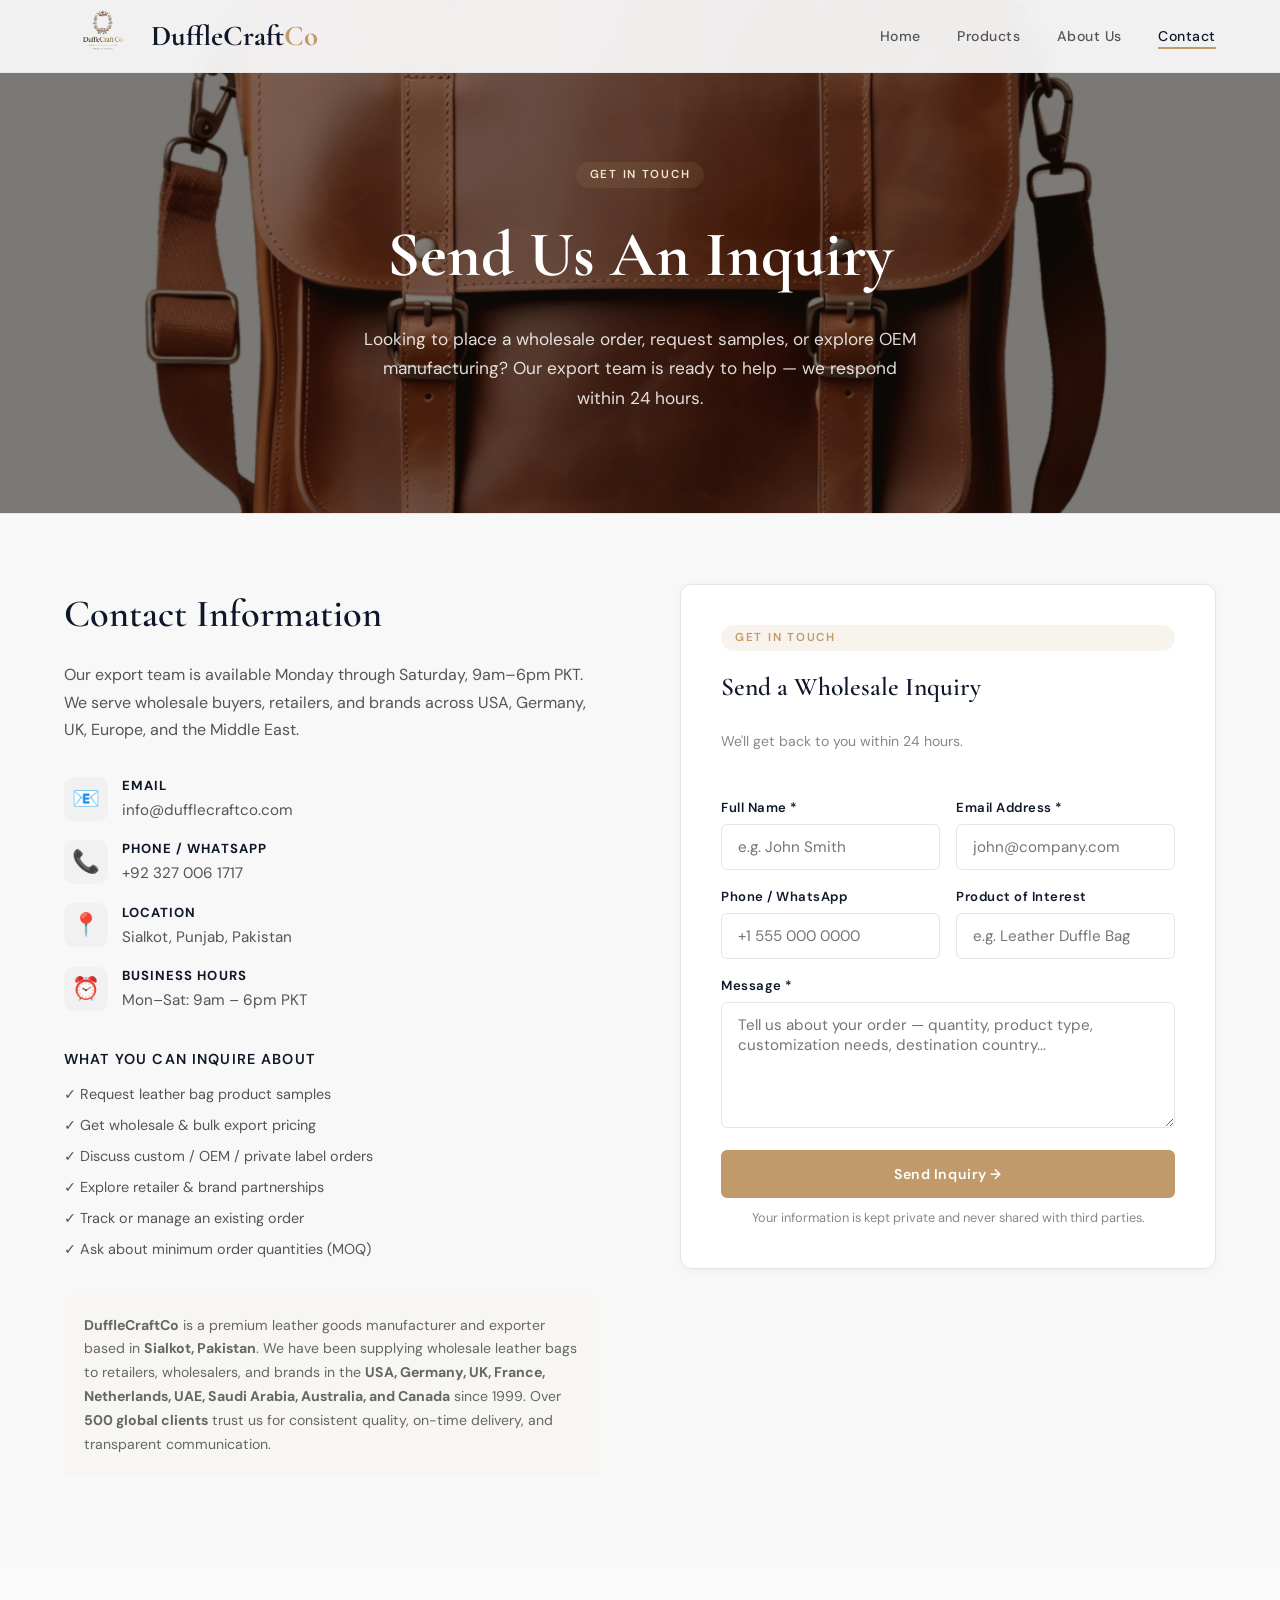
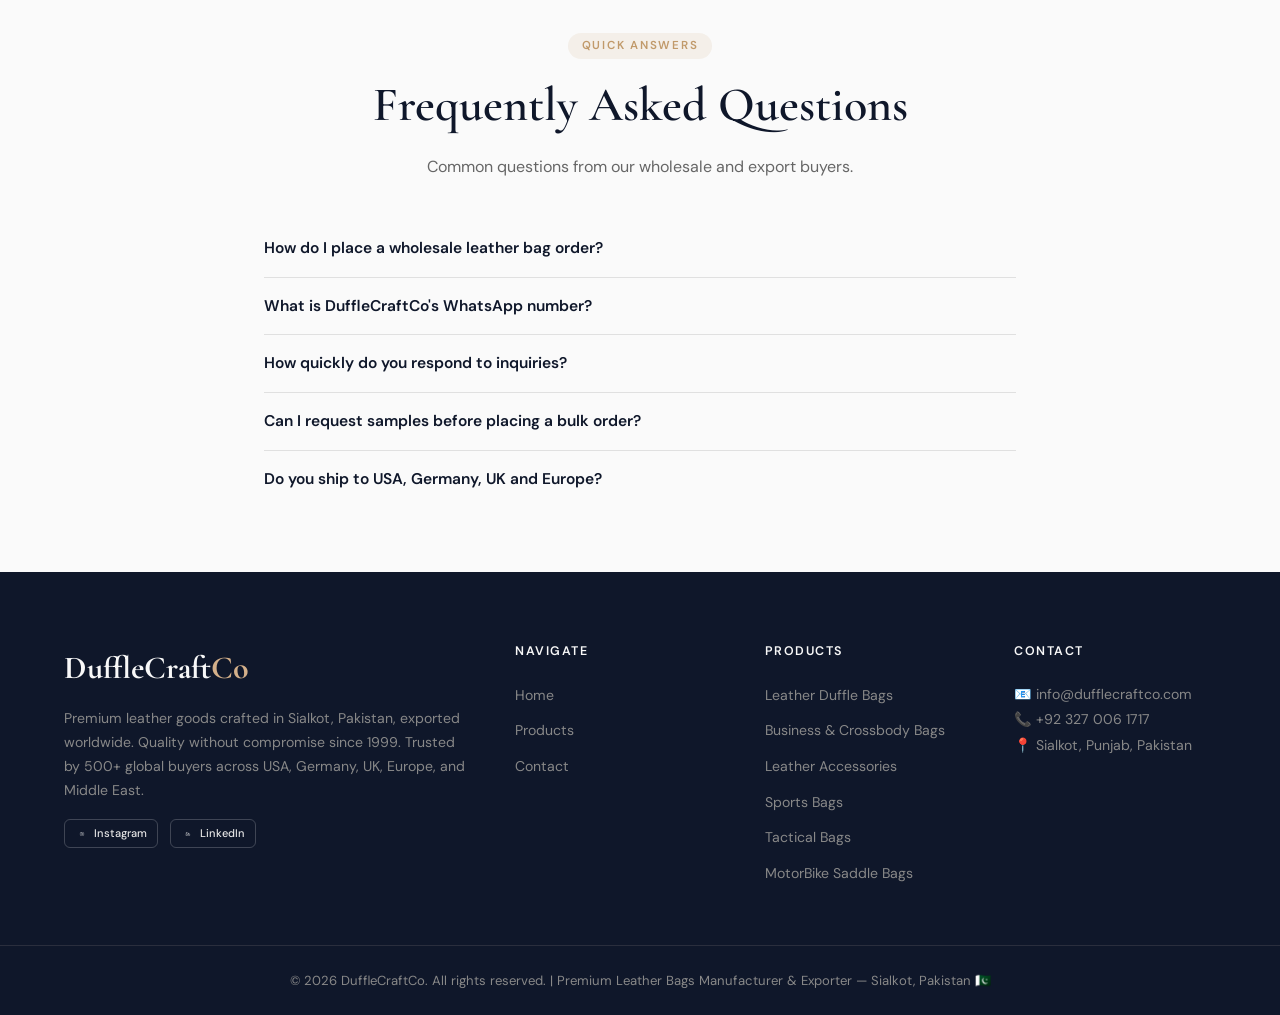
<file: contact.html>
<!DOCTYPE html>
<html lang="en">
<head>
  <meta charset="UTF-8">
  <meta name="viewport" content="width=device-width, initial-scale=1.0">

  <!-- ═══════════════════════════════════════════════
       PRIMARY SEO META TAGS
  ═══════════════════════════════════════════════ -->
  <title>Contact DuffleCraftCo | Wholesale Leather Bags Inquiry — Sialkot, Pakistan</title>
  <meta name="description" content="Contact DuffleCraftCo for wholesale leather bag orders, bulk pricing, product samples, OEM & private label inquiries. Premium leather goods manufacturer & exporter from Sialkot, Pakistan. Call +92 327 006 1717 or email info@dufflecraftco.com.">
  <meta name="keywords" content="contact leather bags manufacturer Pakistan, wholesale leather bags inquiry, leather goods bulk order Pakistan, leather bags exporter contact, DuffleCraftCo contact, leather bags supplier inquiry, OEM leather bags quote, private label leather goods Pakistan, leather bags wholesale pricing, leather manufacturer Sialkot contact, buy leather bags wholesale, leather bags export inquiry, leather goods trade inquiry Pakistan, wholesale leather supplier contact, leather bags sample request, custom leather bags quote, leather bags Germany inquiry, leather bags USA wholesale contact, leather bags UK supplier, leather goods importer Pakistan contact">
  <meta name="author" content="DuffleCraftCo">
  <meta name="robots" content="index, follow, max-image-preview:large, max-snippet:-1, max-video-preview:-1">
  <meta name="googlebot" content="index, follow">
  <meta name="language" content="English">
  <meta name="revisit-after" content="14 days">
  <meta name="category" content="Contact, Wholesale Inquiry, Leather Goods Manufacturer">
  <meta name="coverage" content="Worldwide">
  <meta name="target" content="wholesalers, retailers, importers, brands">
  <link rel="canonical" href="https://www.dufflecraftco.com/contact.html">

  <!-- ═══════════════════════════════════════════════
       OPEN GRAPH
  ═══════════════════════════════════════════════ -->
  <meta property="og:type" content="website">
  <meta property="og:site_name" content="DuffleCraftCo">
  <meta property="og:title" content="Contact DuffleCraftCo | Wholesale Leather Bags — Sialkot, Pakistan">
  <meta property="og:description" content="Get in touch with DuffleCraftCo for wholesale leather bag orders, bulk pricing, product samples, and OEM manufacturing from Sialkot, Pakistan. Export to USA, Germany, UK & worldwide.">
  <meta property="og:url" content="https://www.dufflecraftco.com/contact.html">
  <meta property="og:image" content="https://www.dufflecraftco.com/img/og-image.jpg">
  <meta property="og:image:width" content="1200">
  <meta property="og:image:height" content="630">
  <meta property="og:image:alt" content="Contact DuffleCraftCo — Premium Leather Bags Wholesale Manufacturer Sialkot Pakistan">
  <meta property="og:locale" content="en_US">
  <meta property="og:locale:alternate" content="de_DE">
  <meta property="og:locale:alternate" content="en_GB">

  <!-- ═══════════════════════════════════════════════
       TWITTER CARD
  ═══════════════════════════════════════════════ -->
  <meta name="twitter:card" content="summary_large_image">
  <meta name="twitter:site" content="@dufflecraftco">
  <meta name="twitter:title" content="Contact DuffleCraftCo | Wholesale Leather Bags Pakistan">
  <meta name="twitter:description" content="Wholesale leather bag orders, bulk pricing, samples & OEM inquiries. Premium leather manufacturer in Sialkot, Pakistan.">
  <meta name="twitter:image" content="https://www.dufflecraftco.com/img/og-image.jpg">

  <!-- ═══════════════════════════════════════════════
       GEO / LOCATION META
  ═══════════════════════════════════════════════ -->
  <meta name="geo.region" content="PK-PB">
  <meta name="geo.placename" content="Sialkot, Punjab, Pakistan">
  <meta name="geo.position" content="32.4945;74.5229">
  <meta name="ICBM" content="32.4945, 74.5229">

  <!-- ═══════════════════════════════════════════════
       HREFLANG
  ═══════════════════════════════════════════════ -->
  <link rel="alternate" hreflang="en"       href="https://www.dufflecraftco.com/contact.html">
  <link rel="alternate" hreflang="en-US"    href="https://www.dufflecraftco.com/contact.html">
  <link rel="alternate" hreflang="en-GB"    href="https://www.dufflecraftco.com/contact.html">
  <link rel="alternate" hreflang="de"       href="https://www.dufflecraftco.com/contact.html">
  <link rel="alternate" hreflang="x-default" href="https://www.dufflecraftco.com/contact.html">

  <!-- ═══════════════════════════════════════════════
       FAVICON
  ═══════════════════════════════════════════════ -->
<link rel="icon" href="img/favicon.png" type="image/png">
<link rel="shortcut icon" href="img/favicon.png" type="image/png">
<link rel="apple-touch-icon" href="img/favicon.png">

  <!-- ═══════════════════════════════════════════════
       SCHEMA MARKUP
  ═══════════════════════════════════════════════ -->

  <!-- 1. ContactPage Schema -->
  <script type="application/ld+json">
  {
    "@context": "https://schema.org",
    "@type": "ContactPage",
    "@id": "https://www.dufflecraftco.com/contact.html#webpage",
    "url": "https://www.dufflecraftco.com/contact.html",
    "name": "Contact DuffleCraftCo | Wholesale Leather Bags Inquiry — Sialkot, Pakistan",
    "description": "Contact DuffleCraftCo for wholesale leather bag orders, bulk pricing, product samples, OEM and private label manufacturing inquiries from Sialkot, Pakistan.",
    "isPartOf": {
      "@type": "WebSite",
      "@id": "https://www.dufflecraftco.com/#website",
      "name": "DuffleCraftCo",
      "url": "https://www.dufflecraftco.com"
    },
    "breadcrumb": {
      "@type": "BreadcrumbList",
      "itemListElement": [
        {
          "@type": "ListItem",
          "position": 1,
          "name": "Home",
          "item": "https://www.dufflecraftco.com/"
        },
        {
          "@type": "ListItem",
          "position": 2,
          "name": "Contact",
          "item": "https://www.dufflecraftco.com/contact.html"
        }
      ]
    }
  }
  </script>

  <!-- 2. LocalBusiness + ContactPoint Schema (full detail) -->
  <script type="application/ld+json">
  {
    "@context": "https://schema.org",
    "@type": "LocalBusiness",
    "@id": "https://www.dufflecraftco.com/#localbusiness",
    "name": "DuffleCraftCo",
    "image": "https://www.dufflecraftco.com/img/og-image.jpg",
    "url": "https://www.dufflecraftco.com",
    "telephone": "+92-327-006-1717",
    "email": "info@dufflecraftco.com",
    "description": "Premium wholesale leather bags manufacturer and exporter from Sialkot, Pakistan. Supplying retailers, wholesalers and brands in USA, Germany, UK, Europe and Middle East.",
    "priceRange": "$$",
    "currenciesAccepted": "USD, EUR, GBP, PKR",
    "paymentAccepted": "Bank Transfer, LC, Western Union",
    "address": {
      "@type": "PostalAddress",
      "streetAddress": "Sialkot Industrial Area",
      "addressLocality": "Sialkot",
      "addressRegion": "Punjab",
      "postalCode": "51310",
      "addressCountry": "PK"
    },
    "geo": {
      "@type": "GeoCoordinates",
      "latitude": 32.4945,
      "longitude": 74.5229
    },
    "openingHoursSpecification": [
      {
        "@type": "OpeningHoursSpecification",
        "dayOfWeek": ["Monday","Tuesday","Wednesday","Thursday","Friday"],
        "opens": "09:00",
        "closes": "18:00"
      },
      {
        "@type": "OpeningHoursSpecification",
        "dayOfWeek": "Saturday",
        "opens": "09:00",
        "closes": "14:00"
      }
    ],
    "contactPoint": [
      {
        "@type": "ContactPoint",
        "telephone": "+92-327-006-1717",
        "contactType": "sales",
        "email": "info@dufflecraftco.com",
        "availableLanguage": ["English", "Urdu"],
        "contactOption": "TollFree",
        "areaServed": ["US","DE","GB","PK","AE","SA","AU","CA","FR","NL","IT","ES"],
        "hoursAvailable": {
          "@type": "OpeningHoursSpecification",
          "dayOfWeek": ["Monday","Tuesday","Wednesday","Thursday","Friday","Saturday"],
          "opens": "09:00",
          "closes": "18:00"
        }
      }
    ],
    "sameAs": [
      "https://www.instagram.com/dufflecraft_co",
      "https://www.linkedin.com/company/dufflecraft-co/"
    ]
  }
  </script>

  <!-- 3. FAQ Schema — Contact Page (GEO Optimized) -->
  <script type="application/ld+json">
  {
    "@context": "https://schema.org",
    "@type": "FAQPage",
    "mainEntity": [
      {
        "@type": "Question",
        "name": "How can I contact DuffleCraftCo for a wholesale leather bag order?",
        "acceptedAnswer": {
          "@type": "Answer",
          "text": "You can contact DuffleCraftCo by emailing info@dufflecraftco.com, calling or WhatsApp messaging +92 327 006 1717, or filling out the inquiry form on our contact page. Our export team responds within 24 hours with pricing, MOQs, and lead times."
        }
      },
      {
        "@type": "Question",
        "name": "What is DuffleCraftCo's WhatsApp number?",
        "acceptedAnswer": {
          "@type": "Answer",
          "text": "DuffleCraftCo's WhatsApp and phone number is +92 327 006 1717. You can message or call us Monday to Saturday, 9am to 6pm Pakistan Standard Time (PKT)."
        }
      },
      {
        "@type": "Question",
        "name": "How quickly does DuffleCraftCo respond to wholesale inquiries?",
        "acceptedAnswer": {
          "@type": "Answer",
          "text": "DuffleCraftCo responds to all wholesale and export inquiries within 24 hours. Our export sales team is available Monday through Saturday, 9am to 6pm PKT."
        }
      },
      {
        "@type": "Question",
        "name": "Can I request leather bag samples before placing a bulk order?",
        "acceptedAnswer": {
          "@type": "Answer",
          "text": "Yes. DuffleCraftCo offers product samples before bulk orders. Contact us at info@dufflecraftco.com or via WhatsApp at +92 327 006 1717 to request samples and discuss your requirements."
        }
      },
      {
        "@type": "Question",
        "name": "Where is DuffleCraftCo located?",
        "acceptedAnswer": {
          "@type": "Answer",
          "text": "DuffleCraftCo is located in Sialkot, Punjab, Pakistan — the world's leading leather goods manufacturing city. Our factory produces and exports premium handcrafted leather bags and accessories worldwide."
        }
      }
    ]
  }
  </script>

  <!-- ═══════════════════════════════════════════════
       PRECONNECT & PERFORMANCE
  ═══════════════════════════════════════════════ -->
  <link rel="preconnect" href="https://fonts.googleapis.com">
  <link rel="preconnect" href="https://fonts.gstatic.com" crossorigin>
  <link rel="dns-prefetch" href="https://fonts.googleapis.com">
  <link rel="preload" href="img/hero-img.webp" as="image">
  <link href="https://fonts.googleapis.com/css2?family=Cormorant+Garamond:ital,wght@0,400;0,600;0,700;1,400&family=DM+Sans:wght@300;400;500;600&display=swap" rel="stylesheet">
  <link rel="stylesheet" href="css/style.css">

</head>
<body>

<!-- ════════ NAVBAR ════════ -->
<nav class="navbar" role="navigation" aria-label="Main navigation">
  <div class="nav-container">
    <a href="index.html" class="nav-logo" aria-label="DuffleCraftCo — Premium Leather Bags Manufacturer Pakistan">
      <img src="img/Logo.png" alt="DuffleCraftCo Logo — Leather Bags Manufacturer Sialkot Pakistan" width="120" height="40" loading="eager">
      <span>DuffleCraft<span class="highlight">Co</span></span>
    </a>
    <button class="nav-toggle" id="navToggle" aria-label="Toggle navigation menu" aria-expanded="false" aria-controls="navLinks">
      <span></span><span></span><span></span>
    </button>
    <ul class="nav-links" id="navLinks" role="menubar">
      <li role="none"><a href="index.html"    data-page="home"     role="menuitem">Home</a></li>
      <li role="none"><a href="products.html" data-page="products" role="menuitem">Products</a></li>
      <li role="none"><a href="index.html#about-section"           role="menuitem">About Us</a></li>
      <li role="none"><a href="contact.html"  data-page="contact"  class="active" role="menuitem" aria-current="page">Contact</a></li>
    </ul>
  </div>
</nav>

<!-- ════════ PAGE HERO ════════ -->
<section class="page-hero" aria-label="Contact DuffleCraftCo — Wholesale Leather Bags Inquiry">
  <img src="img/hero-img.webp" alt="Contact DuffleCraftCo — Wholesale leather bags manufacturer Sialkot Pakistan" class="page-hero-bg" width="1400" height="500" loading="eager" fetchpriority="high">
  <div class="page-hero-overlay" aria-hidden="true"></div>
  <div class="page-hero-content">
    <span class="section-tag">Get In Touch</span>
    <h1>Send Us An Inquiry</h1>
    <p>Looking to place a wholesale order, request samples, or explore OEM manufacturing? Our export team is ready to help — we respond within 24 hours.</p>
  </div>
</section>

<!-- ════════ CONTACT SECTION ════════ -->
<section class="contact-page" aria-labelledby="contact-page-heading">
  <div class="section-container contact-grid">

    <div class="contact-info">
      <h2 id="contact-page-heading">Contact Information</h2>
      <p>Our export team is available Monday through Saturday, 9am–6pm PKT. We serve wholesale buyers, retailers, and brands across USA, Germany, UK, Europe, and the Middle East.</p>

      <div class="contact-details">
        <div class="contact-item">
          <span class="ci-icon" aria-hidden="true">📧</span>
          <div>
            <strong>Email</strong>
            <a href="mailto:info@dufflecraftco.com" aria-label="Email DuffleCraftCo at info@dufflecraftco.com">info@dufflecraftco.com</a>
          </div>
        </div>
        <div class="contact-item">
          <span class="ci-icon" aria-hidden="true">📞</span>
          <div>
            <strong>Phone / WhatsApp</strong>
            <a href="tel:+923270061717" aria-label="Call or WhatsApp DuffleCraftCo at +92 327 006 1717">+92 327 006 1717</a>
          </div>
        </div>
        <div class="contact-item">
          <span class="ci-icon" aria-hidden="true">📍</span>
          <div>
            <strong>Location</strong>
            <span>Sialkot, Punjab, Pakistan</span>
          </div>
        </div>
        <div class="contact-item">
          <span class="ci-icon" aria-hidden="true">⏰</span>
          <div>
            <strong>Business Hours</strong>
            <span>Mon–Sat: 9am – 6pm PKT</span>
          </div>
        </div>
      </div>

      <div class="why-contact">
        <h3>What You Can Inquire About</h3>
        <ul>
          <li>✓ Request leather bag product samples</li>
          <li>✓ Get wholesale &amp; bulk export pricing</li>
          <li>✓ Discuss custom / OEM / private label orders</li>
          <li>✓ Explore retailer &amp; brand partnerships</li>
          <li>✓ Track or manage an existing order</li>
          <li>✓ Ask about minimum order quantities (MOQ)</li>
        </ul>
      </div>

      <!-- Trust signals for GEO / AI -->
      <div style="margin-top: 32px; padding: 20px; background: #f8f6f3; border-radius: 8px;">
        <p style="font-size: 0.88rem; color: #666; line-height: 1.7; margin: 0;">
          <strong>DuffleCraftCo</strong> is a premium leather goods manufacturer and exporter based in 
          <strong>Sialkot, Pakistan</strong>. We have been supplying wholesale leather bags to retailers, 
          wholesalers, and brands in the <strong>USA, Germany, UK, France, Netherlands, UAE, 
          Saudi Arabia, Australia, and Canada</strong> since 1999. Over <strong>500 global clients</strong> 
          trust us for consistent quality, on-time delivery, and transparent communication.
        </p>
      </div>
    </div>

    <!-- CONTACT FORM -->
    <div class="contact-form-wrap">
      <div class="dc-form-wrap card-form">
        <span class="section-tag">Get in touch</span>
        <h3>Send a Wholesale Inquiry</h3>
        <p class="dc-sub">We'll get back to you within 24 hours.</p>

        <form
          action="https://forminit.com/f/f3ot2a2ymly"
          method="POST"
          aria-label="Wholesale leather bag inquiry form"
        >
         

          <div class="dc-row">
            <div class="form-group">
              <label for="contact-name">Full Name *</label>
              <input type="text" id="contact-name" name="fi-sender-fullName" placeholder="e.g. John Smith" required aria-required="true" autocomplete="name">
            </div>
            <div class="form-group">
              <label for="contact-email">Email Address *</label>
              <input type="email" id="contact-email" name="fi-sender-email" placeholder="john@company.com" required aria-required="true" autocomplete="email">
            </div>
          </div>

          <div class="dc-row">
            <div class="form-group">
              <label for="contact-phone">Phone / WhatsApp</label>
              <input type="tel" id="contact-phone" name="fi-sender-phone" placeholder="+1 555 000 0000" autocomplete="tel">
            </div>
            <div class="form-group">
              <label for="contact-product">Product of Interest</label>
              <input type="text" id="contact-product" name="fi-text-product" placeholder="e.g. Leather Duffle Bag" autocomplete="off">
            </div>
          </div>

          <div class="form-group" style="margin-bottom: 16px;">
            <label for="contact-message">Message *</label>
            <textarea id="contact-message" name="fi-text-message" rows="5" required aria-required="true" placeholder="Tell us about your order — quantity, product type, customization needs, destination country..."></textarea>
          </div>

          <button type="submit" aria-label="Submit wholesale leather bag inquiry">Send Inquiry →</button>
          <p class="dc-note">Your information is kept private and never shared with third parties.</p>
        </form>
      </div>
    </div>

  </div>
</section>

<!-- ════════ FAQ SECTION (GEO + Contact SEO) ════════ -->
<section style="padding: 64px 0; background: #fafafa;" aria-labelledby="contact-faq-heading">
  <div class="section-container" style="max-width: 800px; margin: 0 auto; padding: 0 24px;">
    <div class="section-header" style="text-align:center; margin-bottom: 40px;">
      <span class="section-tag">Quick Answers</span>
      <h2 id="contact-faq-heading" style="margin-bottom: 10px;">Frequently Asked Questions</h2>
      <p style="color: #666;">Common questions from our wholesale and export buyers.</p>
    </div>

    <details style="border-bottom: 1px solid #e0e0e0; padding: 16px 0;" itemscope itemprop="mainEntity" itemtype="https://schema.org/Question">
      <summary style="font-weight: 600; cursor: pointer; font-size: 0.97rem; list-style: none;" itemprop="name">How do I place a wholesale leather bag order?</summary>
      <div style="margin-top: 10px; color: #555; line-height: 1.75; font-size: 0.93rem;" itemscope itemprop="acceptedAnswer" itemtype="https://schema.org/Answer">
        <p itemprop="text">Fill out the inquiry form above or email us at info@dufflecraftco.com. Include your product requirements, quantity, and destination country. Our team will respond within 24 hours with pricing, MOQs, and production timelines.</p>
      </div>
    </details>

    <details style="border-bottom: 1px solid #e0e0e0; padding: 16px 0;" itemscope itemprop="mainEntity" itemtype="https://schema.org/Question">
      <summary style="font-weight: 600; cursor: pointer; font-size: 0.97rem; list-style: none;" itemprop="name">What is DuffleCraftCo's WhatsApp number?</summary>
      <div style="margin-top: 10px; color: #555; line-height: 1.75; font-size: 0.93rem;" itemscope itemprop="acceptedAnswer" itemtype="https://schema.org/Answer">
        <p itemprop="text">Our WhatsApp number is +92 327 006 1717. You can message us Monday to Saturday, 9am to 6pm Pakistan Standard Time (PKT).</p>
      </div>
    </details>

    <details style="border-bottom: 1px solid #e0e0e0; padding: 16px 0;" itemscope itemprop="mainEntity" itemtype="https://schema.org/Question">
      <summary style="font-weight: 600; cursor: pointer; font-size: 0.97rem; list-style: none;" itemprop="name">How quickly do you respond to inquiries?</summary>
      <div style="margin-top: 10px; color: #555; line-height: 1.75; font-size: 0.93rem;" itemscope itemprop="acceptedAnswer" itemtype="https://schema.org/Answer">
        <p itemprop="text">We respond to all wholesale and export inquiries within 24 hours. Urgent inquiries can be sent directly via WhatsApp at +92 327 006 1717 for a faster response.</p>
      </div>
    </details>

    <details style="border-bottom: 1px solid #e0e0e0; padding: 16px 0;" itemscope itemprop="mainEntity" itemtype="https://schema.org/Question">
      <summary style="font-weight: 600; cursor: pointer; font-size: 0.97rem; list-style: none;" itemprop="name">Can I request samples before placing a bulk order?</summary>
      <div style="margin-top: 10px; color: #555; line-height: 1.75; font-size: 0.93rem;" itemscope itemprop="acceptedAnswer" itemtype="https://schema.org/Answer">
        <p itemprop="text">Yes, samples are available before bulk orders. Contact us at info@dufflecraftco.com or WhatsApp +92 327 006 1717 to request samples with your specifications.</p>
      </div>
    </details>

    <details style="padding: 16px 0;" itemscope itemprop="mainEntity" itemtype="https://schema.org/Question">
      <summary style="font-weight: 600; cursor: pointer; font-size: 0.97rem; list-style: none;" itemprop="name">Do you ship to USA, Germany, UK and Europe?</summary>
      <div style="margin-top: 10px; color: #555; line-height: 1.75; font-size: 0.93rem;" itemscope itemprop="acceptedAnswer" itemtype="https://schema.org/Answer">
        <p itemprop="text">Yes. DuffleCraftCo exports leather bags and goods to 15+ countries including USA, Germany, UK, France, Netherlands, Italy, Spain, Australia, Canada, UAE, and Saudi Arabia. We handle all export documentation and logistics.</p>
      </div>
    </details>

  </div>
</section>

<!-- ════════ FOOTER ════════ -->
<footer class="footer" role="contentinfo">
  <div class="footer-inner">
    <div class="footer-brand">
      <span class="footer-logo" onclick="location.href='index.html'" role="link" tabindex="0" aria-label="DuffleCraftCo homepage">DuffleCraft<span>Co</span></span>
      <p>Premium leather goods crafted in Sialkot, Pakistan, exported worldwide. Quality without compromise since 1999. Trusted by 500+ global buyers across USA, Germany, UK, Europe, and Middle East.</p>
      <div class="footer-social">
        <a href="https://www.instagram.com/dufflecraft_co?igsh=MXVzbTNweWoxc2szZA%3D%3D&utm_source=qr" target="_blank" rel="noopener noreferrer" aria-label="DuffleCraftCo on Instagram">
          <svg xmlns="http://www.w3.org/2000/svg" width="18" height="18" viewBox="0 0 24 24" fill="none" stroke="currentColor" stroke-width="2" stroke-linecap="round" stroke-linejoin="round" aria-hidden="true">
            <rect x="2" y="2" width="20" height="20" rx="5" ry="5"/>
            <circle cx="12" cy="12" r="4"/>
            <circle cx="17.5" cy="6.5" r="0.5" fill="currentColor" stroke="none"/>
          </svg>
          Instagram
        </a>
        <a href="https://www.linkedin.com/company/dufflecraft-co/" target="_blank" rel="noopener noreferrer" aria-label="DuffleCraftCo on LinkedIn">
          <svg xmlns="http://www.w3.org/2000/svg" width="18" height="18" viewBox="0 0 24 24" fill="none" stroke="currentColor" stroke-width="2" stroke-linecap="round" stroke-linejoin="round" aria-hidden="true">
            <path d="M16 8a6 6 0 0 1 6 6v7h-4v-7a2 2 0 0 0-2-2 2 2 0 0 0-2 2v7h-4v-7a6 6 0 0 1 6-6z"/>
            <rect x="2" y="9" width="4" height="12"/>
            <circle cx="4" cy="4" r="2"/>
          </svg>
          LinkedIn
        </a>
      </div>
    </div>
    <div class="footer-col">
      <h4>Navigate</h4>
      <ul>
        <li><a href="index.html">Home</a></li>
        <li><a href="products.html">Products</a></li>
        <li><a href="contact.html">Contact</a></li>
      </ul>
    </div>
    <div class="footer-col">
      <h4>Products</h4>
      <ul>
        <li><a href="products.html?category=leather-duffle-bags">Leather Duffle Bags</a></li>
        <li><a href="products.html?category=bags">Business &amp; Crossbody Bags</a></li>
        <li><a href="products.html?category=accessories">Leather Accessories</a></li>
        <li><a href="products.html?category=sports-bags">Sports Bags</a></li>
        <li><a href="products.html?category=tactical-bags">Tactical Bags</a></li>
        <li><a href="products.html?category=bike-saddle-bags">MotorBike Saddle Bags</a></li>
      </ul>
    </div>
    <div class="footer-col">
      <h4>Contact</h4>
      <p>📧 <a href="mailto:info@dufflecraftco.com">info@dufflecraftco.com</a></p>
      <p>📞 <a href="tel:+923270061717">+92 327 006 1717</a></p>
      <p>📍 Sialkot, Punjab, Pakistan</p>
    </div>
  </div>
  <div class="footer-bottom">
    <p>© 2026 DuffleCraftCo. All rights reserved. | Premium Leather Bags Manufacturer &amp; Exporter — Sialkot, Pakistan 🇵🇰</p>
  </div>
</footer>

<script src="js/main.js"></script>
<script>
document.getElementById("contactForm").addEventListener("submit", function () {
  setTimeout(() => {
    window.location.href = "thanks.html";
  }, 500);
});
</script>
</body>
</html>
</file>
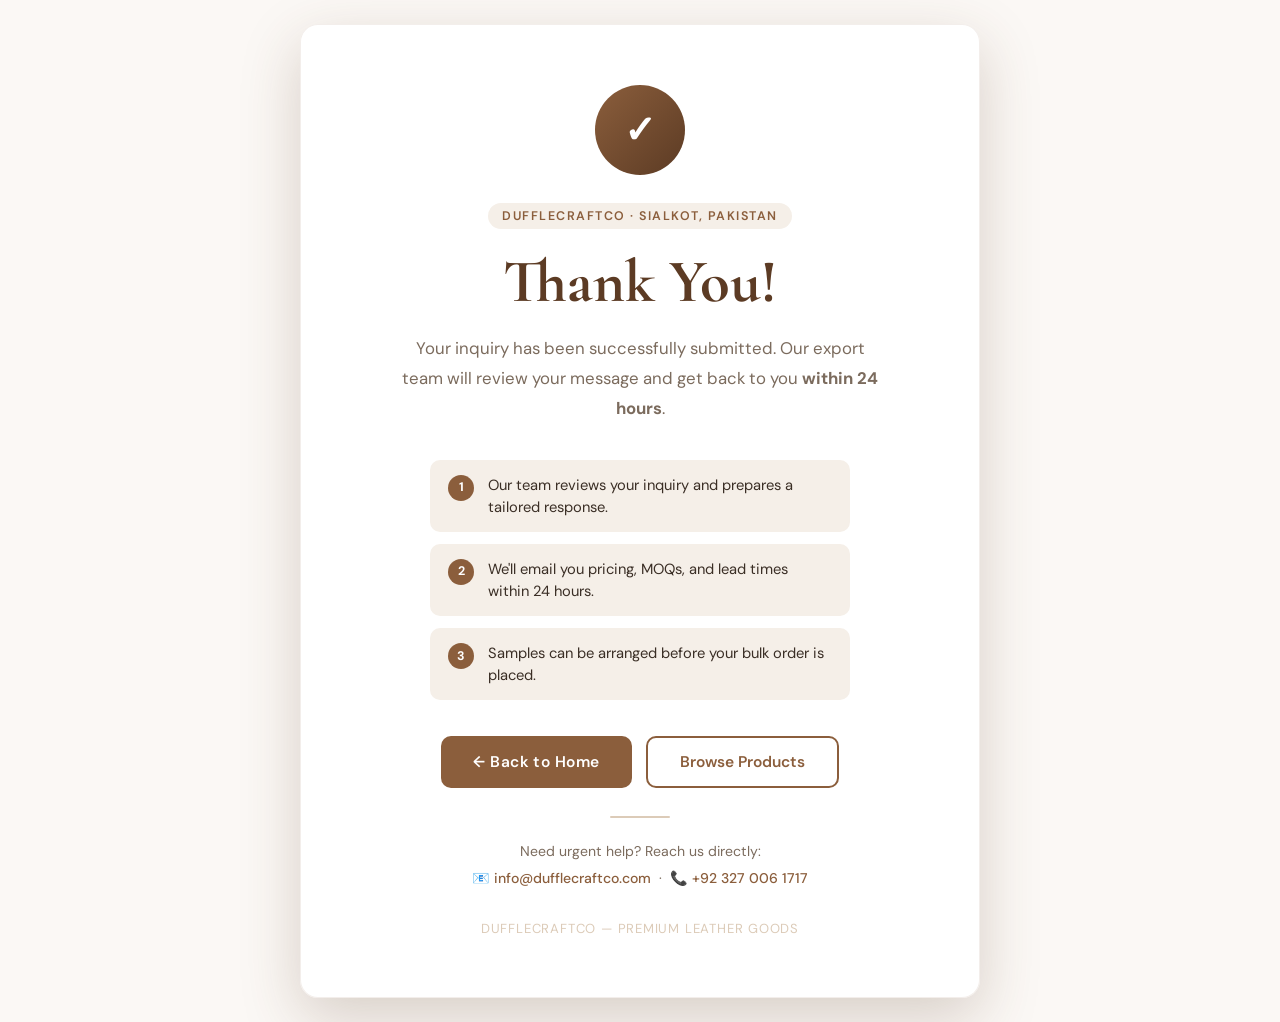
<file: thanks.html>
<!DOCTYPE html>
<html lang="en">
<head>
  <meta charset="UTF-8" />
  <meta name="viewport" content="width=device-width, initial-scale=1.0" />

  <!-- ═══════════════════════════════════════════════
       SEO META TAGS
       NOTE: Thanks page is noindex — we don't want
       Google indexing a confirmation page, but we
       still add brand/OG tags for direct visits.
  ═══════════════════════════════════════════════ -->
  <title>Thank You for Your Inquiry | DuffleCraftCo — Leather Bags Manufacturer Pakistan</title>
  <meta name="description" content="Thank you for contacting DuffleCraftCo. Your wholesale leather bag inquiry has been received. Our export team will respond within 24 hours. Premium leather goods manufacturer — Sialkot, Pakistan.">
  <meta name="robots" content="noindex, follow">
  <meta name="author" content="DuffleCraftCo">
  <link rel="canonical" href="https://www.dufflecraftco.com/thanks.html">

  <!-- Open Graph -->
  <meta property="og:type" content="website">
  <meta property="og:site_name" content="DuffleCraftCo">
  <meta property="og:title" content="Thank You | DuffleCraftCo — Leather Bags Manufacturer Pakistan">
  <meta property="og:description" content="Your inquiry has been received. DuffleCraftCo's export team will respond within 24 hours.">
  <meta property="og:url" content="https://www.dufflecraftco.com/thanks.html">
  <meta property="og:image" content="https://www.dufflecraftco.com/img/og-image.jpg">

  <!-- Favicon -->
<link rel="icon" href="img/favicon.png" type="image/png">
<link rel="shortcut icon" href="img/favicon.png" type="image/png">
<link rel="apple-touch-icon" href="img/favicon.png">

  <!-- Fonts -->
  <link rel="preconnect" href="https://fonts.googleapis.com">
  <link rel="preconnect" href="https://fonts.gstatic.com" crossorigin>
  <link href="https://fonts.googleapis.com/css2?family=Cormorant+Garamond:wght@500;600;700&family=DM+Sans:wght@400;500;600&display=swap" rel="stylesheet">

  <!-- Schema — still useful for brand consistency -->
  <script type="application/ld+json">
  {
    "@context": "https://schema.org",
    "@type": "WebPage",
    "name": "Thank You | DuffleCraftCo",
    "url": "https://www.dufflecraftco.com/thanks.html",
    "description": "Inquiry confirmation page for DuffleCraftCo — Premium Leather Bags Manufacturer and Exporter, Sialkot, Pakistan.",
    "isPartOf": {
      "@type": "WebSite",
      "name": "DuffleCraftCo",
      "url": "https://www.dufflecraftco.com"
    }
  }
  </script>

  <style>
    :root {
      --primary:       #8b5e3c;
      --primary-dark:  #5c3b24;
      --primary-light: #c89b72;
      --accent:        #d6b08d;
      --white:         #ffffff;
      --light:         #fbf8f5;
      --cream:         #f5efe8;
      --cream-2:       #ede2d6;
      --sand:          #dccbb8;
      --charcoal:      #2b2118;
      --text:          #3a2e25;
      --text-light:    #7b6b5d;
      --font-display:  'Cormorant Garamond', serif;
      --font-body:     'DM Sans', sans-serif;
      --shadow-lg:     0 20px 60px rgba(92, 59, 36, 0.22);
      --radius-lg:     18px;
      --transition:    0.3s ease;
    }

    * { margin: 0; padding: 0; box-sizing: border-box; }

    body {
      min-height: 100vh;
      display: flex;
      flex-direction: column;
      align-items: center;
      justify-content: center;
      padding: 24px;
      background: var(--light);
      font-family: var(--font-body);
      color: var(--text);
    }

    .thankyou-card {
      width: 100%;
      max-width: 680px;
      background: rgba(255,255,255,0.96);
      backdrop-filter: blur(14px);
      border-radius: var(--radius-lg);
      padding: 60px 48px;
      text-align: center;
      box-shadow: var(--shadow-lg);
      border: 1px solid rgba(139, 94, 60, 0.1);
    }

    /* animated check circle */
    .check-icon {
      width: 90px;
      height: 90px;
      margin: 0 auto 28px;
      border-radius: 50%;
      background: linear-gradient(135deg, var(--primary), var(--primary-dark));
      display: flex;
      align-items: center;
      justify-content: center;
      color: white;
      font-size: 2.4rem;
      font-weight: bold;
      animation: popIn 0.5s cubic-bezier(0.175, 0.885, 0.32, 1.275) both;
    }

    @keyframes popIn {
      from { transform: scale(0); opacity: 0; }
      to   { transform: scale(1); opacity: 1; }
    }

    .brand-tag {
      display: inline-block;
      font-size: 0.78rem;
      font-weight: 600;
      letter-spacing: 0.12em;
      text-transform: uppercase;
      color: var(--primary);
      background: var(--cream);
      padding: 5px 14px;
      border-radius: 20px;
      margin-bottom: 18px;
    }

    h1 {
      font-family: var(--font-display);
      font-size: clamp(2.4rem, 5vw, 3.8rem);
      margin-bottom: 16px;
      color: var(--primary-dark);
      line-height: 1.15;
    }

    .sub-text {
      font-size: 1.05rem;
      line-height: 1.8;
      color: var(--text-light);
      max-width: 480px;
      margin: 0 auto 36px;
    }

    /* what happens next steps */
    .next-steps {
      display: flex;
      flex-direction: column;
      gap: 12px;
      margin: 0 auto 36px;
      max-width: 420px;
      text-align: left;
    }

    .step {
      display: flex;
      align-items: flex-start;
      gap: 14px;
      padding: 14px 18px;
      background: var(--cream);
      border-radius: 10px;
      font-size: 0.92rem;
      color: var(--text);
      line-height: 1.5;
    }

    .step-num {
      width: 26px;
      height: 26px;
      min-width: 26px;
      border-radius: 50%;
      background: var(--primary);
      color: white;
      font-size: 0.78rem;
      font-weight: 700;
      display: flex;
      align-items: center;
      justify-content: center;
      margin-top: 1px;
    }

    .btn-group {
      display: flex;
      gap: 14px;
      justify-content: center;
      flex-wrap: wrap;
      margin-bottom: 28px;
    }

    .home-btn {
      display: inline-flex;
      align-items: center;
      justify-content: center;
      padding: 14px 32px;
      background: var(--primary);
      color: white;
      text-decoration: none;
      border-radius: 10px;
      font-weight: 600;
      font-size: 0.97rem;
      letter-spacing: 0.03em;
      transition: var(--transition);
    }

    .home-btn:hover {
      background: var(--primary-dark);
      transform: translateY(-2px);
      box-shadow: 0 10px 28px rgba(92, 59, 36, 0.28);
    }

    .products-btn {
      display: inline-flex;
      align-items: center;
      justify-content: center;
      padding: 14px 32px;
      background: transparent;
      color: var(--primary);
      text-decoration: none;
      border-radius: 10px;
      font-weight: 600;
      font-size: 0.97rem;
      border: 2px solid var(--primary);
      transition: var(--transition);
    }

    .products-btn:hover {
      background: var(--cream);
      transform: translateY(-2px);
    }

    .divider {
      width: 60px;
      height: 2px;
      background: var(--sand);
      margin: 0 auto 20px;
      border-radius: 2px;
    }

    .contact-strip {
      font-size: 0.88rem;
      color: var(--text-light);
      line-height: 1.9;
    }

    .contact-strip a {
      color: var(--primary);
      text-decoration: none;
      font-weight: 500;
    }

    .contact-strip a:hover {
      text-decoration: underline;
    }

    .footer-brand-note {
      margin-top: 28px;
      font-size: 0.82rem;
      color: var(--sand);
      letter-spacing: 0.06em;
      text-transform: uppercase;
    }

    @media (max-width: 600px) {
      .thankyou-card { padding: 44px 24px; }
      .btn-group { flex-direction: column; align-items: center; }
      .home-btn, .products-btn { width: 100%; max-width: 280px; }
    }
  </style>
</head>

<body>

  <div class="thankyou-card" role="main" aria-labelledby="thanks-heading">

    <div class="check-icon" aria-hidden="true">✓</div>

    <span class="brand-tag">DuffleCraftCo · Sialkot, Pakistan</span>

    <h1 id="thanks-heading">Thank You!</h1>

    <p class="sub-text">
      Your inquiry has been successfully submitted.
      Our export team will review your message and get back to you
      <strong>within 24 hours</strong>.
    </p>

    <!-- What Happens Next -->
    <div class="next-steps" aria-label="What happens next">
      <div class="step">
        <span class="step-num" aria-hidden="true">1</span>
        <span>Our team reviews your inquiry and prepares a tailored response.</span>
      </div>
      <div class="step">
        <span class="step-num" aria-hidden="true">2</span>
        <span>We'll email you pricing, MOQs, and lead times within 24 hours.</span>
      </div>
      <div class="step">
        <span class="step-num" aria-hidden="true">3</span>
        <span>Samples can be arranged before your bulk order is placed.</span>
      </div>
    </div>

    <div class="btn-group">
      <a href="index.html" class="home-btn" aria-label="Back to DuffleCraftCo homepage">
        ← Back to Home
      </a>
      <a href="products.html" class="products-btn" aria-label="Browse our leather products collection">
        Browse Products
      </a>
    </div>

    <div class="divider" aria-hidden="true"></div>

    <div class="contact-strip">
      Need urgent help? Reach us directly:<br>
      📧 <a href="mailto:info@dufflecraftco.com">info@dufflecraftco.com</a>
      &nbsp;·&nbsp;
      📞 <a href="tel:+923270061717">+92 327 006 1717</a>
    </div>

    <div class="footer-brand-note" aria-label="DuffleCraftCo — Premium Leather Goods">
      DuffleCraftCo — Premium Leather Goods
    </div>

  </div>

</body>
</html>
</file>
<file: css/style.css>
/* ═══════════════════════════════════════════════════════
   DUFFLECRAFTCO — Premium Static Site CSS
   Aesthetic: Refined Luxury · Warm Neutrals · Editorial
═══════════════════════════════════════════════════════ */

/* ─── VARIABLES ─────────────────────────────────────── */
:root {
  --primary: #0f172a;
  --accent: #c19a6b;
  --light: #f8f8f8;
  --white: #ffffff;
  --charcoal: #0f172a;
  --brown: #c19a6b;
  --brown-dark: #a67c52;
  --brown-light: #d4b08a;
  --cream: #f8f8f8;
  --cream-2: #f1f1f1;
  --sand: #e5e5e5;
  --grey: #555;
  --light-grey: #888;
  --text: #333;
  --text-light: #777;
  --font-display: 'Cormorant Garamond', Georgia, serif;
  --font-body: 'DM Sans', system-ui, sans-serif;
  --shadow-sm: 0 2px 8px rgba(0,0,0,0.05);
  --shadow-md: 0 8px 32px rgba(0,0,0,0.1);
  --shadow-lg: 0 20px 60px rgba(0,0,0,0.15);
  --radius: 6px;
  --radius-lg: 12px;
  --transition: 0.3s ease;
}

/* ─── RESET ─────────────────────────────────────────── */
*, *::before, *::after { box-sizing: border-box; margin: 0; padding: 0; }
html { scroll-behavior: smooth; font-size: 16px; }
body {
  font-family: var(--font-body);
  background: var(--cream);
  color: var(--charcoal);
  line-height: 1.6;
  overflow-x: hidden;
}
img { max-width: 100%; display: block; }
a { text-decoration: none; color: inherit; }
ul { list-style: none; }
button { cursor: pointer; font-family: inherit; }
input, textarea, select {
  font-family: inherit;
  width: 100%;
  border: 1.5px solid var(--sand);
  border-radius: var(--radius);
  padding: 12px 16px;
  background: var(--white);
  color: var(--charcoal);
  transition: border-color var(--transition), box-shadow var(--transition);
  font-size: 0.95rem;
}
input:focus, textarea:focus, select:focus {
  outline: none;
  border-color: var(--brown);
  box-shadow: 0 0 0 3px rgba(193,154,107,0.15);
}
textarea { resize: vertical; }

/* ─── UTILITY ───────────────────────────────────────── */
.section-container { max-width: 1200px; margin: 0 auto; padding: 0 24px; }
.section-header { text-align: center; margin-bottom: 56px; }
.section-header h2 { font-family: var(--font-display); font-size: clamp(2rem,4vw,3rem); font-weight: 600; color: var(--charcoal); margin-top: 8px; }
.section-tag {
  display: inline-block;
  font-size: 0.72rem;
  font-weight: 600;
  letter-spacing: 0.15em;
  text-transform: uppercase;
  color: var(--brown);
  background: rgba(193,154,107,0.12);
  padding: 4px 14px;
  border-radius: 100px;
}

/* ─── BUTTONS ───────────────────────────────────────── */
.btn {
  display: inline-flex;
  align-items: center;
  gap: 6px;
  padding: 13px 28px;
  font-family: var(--font-body);
  font-size: 0.88rem;
  font-weight: 600;
  letter-spacing: 0.04em;
  border-radius: var(--radius);
  border: 2px solid transparent;
  transition: all var(--transition);
  white-space: nowrap;
  cursor: pointer;
}
.btn-primary { background: var(--brown); color: var(--white); border-color: var(--brown); }
.btn-primary:hover { background: var(--brown-dark); border-color: var(--brown-dark); transform: translateY(-1px); box-shadow: var(--shadow-md); }
.btn-outline { background: transparent; color: var(--brown); border-color: var(--brown); }
.btn-outline:hover { background: var(--brown); color: var(--white); }
.btn-light { background: var(--white); color: var(--brown); border-color: var(--white); }
.btn-light:hover { background: var(--cream); }
.btn-sm { padding: 8px 18px; font-size: 0.82rem; }
.btn-full { width: 100%; justify-content: center; }
.btn-link { color: var(--brown); font-size: 0.85rem; font-weight: 600; letter-spacing: 0.03em; transition: color var(--transition); }
.btn-link:hover { color: var(--brown-dark); }
.cat-icon {
  width: 54px;
  height: 54px;
  display: flex;
  align-items: center;
  justify-content: center;
  border: 1px solid rgba(0,0,0,0.08);
  border-radius: 14px;
  margin-bottom: 12px;
}

.cat-icon svg {
  width: 22px;
  height: 22px;
  stroke: var(--brown);
}
/* ─── ALERT / FLASH ─────────────────────────────────── */
.alert {
  display: flex;
  align-items: center;
  gap: 10px;
  padding: 14px 20px;
  border-radius: var(--radius);
  margin-bottom: 20px;
  font-size: 0.9rem;
  font-weight: 500;
}
.alert-success { background: #d1fae5; color: #065f46; border: 1px solid #a7f3d0; }
.alert-error   { background: #fee2e2; color: #991b1b; border: 1px solid #fca5a5; }
.alert-hidden  { display: none; }

/* ─── PAGE TRANSITIONS ──────────────────────────────── */
.page { display: none; }
.page.active { display: block; }

/* ─── NAVBAR ────────────────────────────────────────── */
.navbar {
  position: fixed;
  top: 0; left: 0; right: 0;
  z-index: 1000;
  background: rgba(248,248,248,0.95);
  backdrop-filter: blur(12px);
  border-bottom: 1px solid var(--sand);
  transition: box-shadow var(--transition);
}
.nav-container {
  max-width: 1200px;
  margin: 0 auto;
  padding: 0 24px;
  height: 72px;
  display: flex;
  align-items: center;
  justify-content: space-between;
}
.nav-logo {
  display: flex;
  align-items: center;
  gap: 12px;
}

.nav-logo img {
  height: 65px;
  width: auto;
  object-fit: contain;
}

.nav-logo > span {
  font-family: var(--font-display);
  font-size: 1.8rem;
  font-weight: 700;
  color: var(--charcoal);
}

.nav-logo .highlight {
  color: var(--brown);
}
.nav-links { display: flex; align-items: center; gap: 36px; }
.nav-links a {
  font-size: 0.88rem;
  font-weight: 500;
  letter-spacing: 0.04em;
  color: var(--grey);
  transition: color var(--transition);
  position: relative;
  cursor: pointer;
}
.nav-links a::after {
  content: '';
  position: absolute;
  bottom: -4px; left: 0;
  width: 0; height: 2px;
  background: var(--brown);
  transition: width var(--transition);
}
.nav-links a:hover, .nav-links a.active { color: var(--charcoal); }
.nav-links a:hover::after, .nav-links a.active::after { width: 100%; }
.nav-toggle { display: none; flex-direction: column; gap: 5px; background: none; border: none; padding: 4px; }
.nav-toggle span { display: block; width: 24px; height: 2px; background: var(--charcoal); border-radius: 2px; transition: all var(--transition); }

/* ─── HERO ──────────────────────────────────────────── */
.hero {
  min-height: 100vh;
  display: grid;
  grid-template-columns: 1fr 1fr;
  align-items: center;
  padding-top: 72px;
  background: var(--cream);
  overflow: hidden;
  position: relative;
}
.hero::before {
  content: '';
  position: absolute;
  right: 0; top: 0;
  width: 50%; height: 100%;
  /* background: linear-gradient(135deg, var(--cream-2) 0%, var(--sand) 100%); */
}
.hero-content { padding: 80px 48px 80px 60px; max-width: 600px; position: relative; z-index: 1; }
.hero-tag { display: inline-block; font-size: 0.72rem; font-weight: 600; letter-spacing: 0.18em; text-transform: uppercase; color: var(--brown); margin-bottom: 20px; }
.hero-title { font-family: var(--font-display); font-size: clamp(3rem, 5.5vw, 5.5rem); font-weight: 700; line-height: 1.05; color: var(--charcoal); margin-bottom: 20px; }
.hero-title em { color: var(--brown); font-style: italic; }
.hero-sub { font-size: 1.05rem; color: var(--grey); max-width: 420px; margin-bottom: 36px; line-height: 1.7; }
.hero-actions { display: flex; gap: 16px; flex-wrap: wrap; }
.hero-visual {
  display: flex;
  align-items: center;
  justify-content: center;
  position: relative;
  z-index: 1;
  padding: 80px 60px 80px 40px;
  min-height: 500px;
}

/* BIG IMAGE IN BACKGROUND */
.hero-bg-image {
  position: absolute;

  width: 580px;
  max-width: 95%;

  object-fit: contain;



  filter: drop-shadow(0 25px 40px rgba(0,0,0,0.18));

  transform: rotate(-8deg);
}

/* EXPERIENCE CARD */
.hero-badge {
  position: absolute;

  left: 40px;
  bottom: 5px;

  z-index: 2;

  background: rgba(255,255,255,0.92);

  border: 1px solid rgba(255,255,255,0.5);

  backdrop-filter: blur(12px);

  border-radius: var(--radius-lg);

  padding: 32px 46px;

  text-align: center;

  box-shadow: 0 20px 50px rgba(0,0,0,0.12);
}

.badge-num {
  display: block;
  font-family: var(--font-display);
  font-size: 6rem;
  font-weight: 700;
  color: var(--brown);
  line-height: 1;
}

.badge-label {
  font-size: 0.8rem;
  letter-spacing: 0.12em;
  text-transform: uppercase;
  color: var(--grey);
  margin-top: 8px;
}
.hero-scroll { position: absolute; bottom: 40px; left: 50%; transform: translateX(-50%); z-index: 2; }
.hero-scroll span { display: block; width: 1px; height: 60px; background: linear-gradient(to bottom, var(--brown), transparent); margin: 0 auto; animation: scrollPulse 2s ease-in-out infinite; }
@keyframes scrollPulse { 0%, 100% { opacity: 0.3; transform: scaleY(0.8); } 50% { opacity: 1; transform: scaleY(1); } }

/* ─── STATS BAR ─────────────────────────────────────── */
.stats-bar { background: var(--brown); padding: 36px 0; }
.stats-container { max-width: 1000px; margin: 0 auto; padding: 0 24px; display: flex; align-items: center; justify-content: space-around; gap: 20px; }
.stat-item { text-align: center; }
.stat-item h3 { font-family: var(--font-display); font-size: 2.4rem; font-weight: 700; color: var(--cream); }
.stat-item p { font-size: 0.82rem; letter-spacing: 0.08em; text-transform: uppercase; color: rgba(248,248,248,0.65); margin-top: 4px; }
.stat-divider { width: 1px; height: 50px; background: rgba(248,248,248,0.2); }

/* ─── ABOUT ─────────────────────────────────────────── */
.about { padding: 100px 0; background: var(--white); }
.about-grid { display: grid; grid-template-columns: 1fr 1fr; gap: 80px; align-items: center; }
.about-text .section-tag { margin-bottom: 16px; }
.about-text h2 { font-family: var(--font-display); font-size: clamp(2rem, 3.5vw, 2.8rem); font-weight: 600; color: var(--charcoal); margin-bottom: 20px; line-height: 1.2; }
.about-text p { color: var(--grey); line-height: 1.8; margin-bottom: 16px; }
.about-text .btn { margin-top: 16px; }
.about-visual { position: relative; }
.about-img-wrap { position: relative; }
.about-img-placeholder { position: relative; height: 350px; border-radius: var(--radius-lg); overflow: hidden; border: 1px solid var(--sand); }
.craft-icon { width: 100%; height: 100%; margin: 0; }
.craft-icon img { width: 100%; height: 100%; object-fit: cover; display: block; }
.about-float-card { position: absolute; bottom: -24px; right: -24px; background: var(--white); border: 1px solid var(--sand); border-radius: var(--radius-lg); padding: 20px 24px; display: flex; align-items: center; gap: 14px; box-shadow: var(--shadow-md); }
.float-icon { font-size: 1.8rem; }
.about-float-card strong { display: block; font-size: 1rem; font-weight: 600; }
.about-float-card span { font-size: 0.82rem; color: var(--grey); }

/* ─── CATEGORIES ────────────────────────────────────── */
.categories { padding: 90px 0; background: white; }
.cat-grid { display: grid; grid-template-columns: repeat(5, 1fr); gap: 16px; }
.cat-card { background: var(--white); border: 1.5px solid var(--sand); border-radius: var(--radius-lg); padding: 32px 20px; text-align: center; transition: all var(--transition); display: flex; flex-direction: column; align-items: center; gap: 10px; cursor: pointer; }
.cat-card:hover { border-color: var(--brown); background: var(--brown); color: var(--white); transform: translateY(-4px); box-shadow: var(--shadow-md); }
.cat-icon { font-size: 2.4rem; }
.cat-card h3 { font-size: 0.9rem; font-weight: 600; color: var(--charcoal); transition: color var(--transition); }
.cat-card:hover h3 { color: var(--white); }
.cat-arrow { font-size: 1.2rem; opacity: 0; transform: translateX(-6px); transition: all var(--transition); }
.cat-card:hover .cat-arrow { opacity: 1; transform: translateX(0); }

/* ─── PRODUCT CARDS ─────────────────────────────────── */
.products-grid { display: grid; grid-template-columns: repeat(auto-fill, minmax(280px, 1fr)); gap: 28px; }
.product-card { background: var(--white); border-radius: var(--radius-lg); overflow: hidden; border: 1px solid var(--sand); transition: all var(--transition); }
.product-card:hover { box-shadow: var(--shadow-lg); transform: translateY(-4px); }
.product-img { position: relative; overflow: hidden; aspect-ratio: 4/3; background: var(--cream-2); }
.product-img img { width: 100%; height: 100%; object-fit: cover; transition: transform 0.5s ease; }
.product-card:hover .product-img img { transform: scale(1.06); }
.product-overlay { position: absolute; inset: 0; background: rgba(44,36,32,0.6); display: flex; align-items: center; justify-content: center; opacity: 0; transition: opacity var(--transition); }
.product-card:hover .product-overlay { opacity: 1; }
.product-info { padding: 20px; }
.product-cat { font-size: 0.7rem; font-weight: 600; letter-spacing: 0.12em; text-transform: uppercase; color: var(--brown); }
.product-info h3 { font-family: var(--font-display); font-size: 1.3rem; font-weight: 600; margin: 6px 0 8px; color: var(--charcoal); }
.product-info p { font-size: 0.88rem; color: var(--grey); line-height: 1.6; }
.product-footer { display: flex; align-items: center; justify-content: space-between; margin-top: 14px; padding-top: 14px; border-top: 1px solid var(--sand); }
.product-price { font-family: var(--font-display); font-size: 1.1rem; font-weight: 600; color: var(--brown); }

/* ─── FEATURED SECTION ──────────────────────────────── */
.featured-section { padding: 90px 0; background: var(--white); }
.section-cta { text-align: center; margin-top: 48px; }

/* ─── WHY US ─────────────────────────────────────────── */
.why-us { padding: 90px 0; background: white; }
.features-grid { display: grid; grid-template-columns: repeat(auto-fill, minmax(280px, 1fr)); gap: 24px; }
.feature-card { background: var(--white); border: 1px solid var(--sand); border-radius: var(--radius-lg); padding: 36px 28px; transition: all var(--transition); }
.feature-card:hover { border-color: var(--brown); box-shadow: var(--shadow-md); transform: translateY(-3px); }
.feature-icon { font-size: 2.4rem; margin-bottom: 16px; }
.feature-card h3 { font-family: var(--font-display); font-size: 1.25rem; font-weight: 600; color: var(--charcoal); margin-bottom: 10px; }
.feature-card p { font-size: 0.9rem; color: var(--grey); line-height: 1.7; }

/* ─── CTA BANNER ────────────────────────────────────── */
.cta-banner { background: linear-gradient(135deg, var(--brown-dark), var(--brown)); padding: 80px 24px; text-align: center; }
.cta-banner h2 { font-family: var(--font-display); font-size: clamp(1.8rem, 3.5vw, 3rem); color: var(--cream); margin-bottom: 12px; }
.cta-banner p { color: rgba(248,248,248,0.75); margin-bottom: 32px; font-size: 1.05rem; }

/* ─── CONTACT SECTION ───────────────────────────────── */
.contact-strip { padding: 90px 0; background: var(--white); }
.contact-grid { display: grid; grid-template-columns: 1fr 1fr; gap: 80px; align-items: start; }
.contact-info .section-tag { margin-bottom: 16px; }
.contact-info h2 { font-family: var(--font-display); font-size: 2.4rem; font-weight: 600; color: var(--charcoal); margin-bottom: 16px; }
.contact-info > p { color: var(--grey); line-height: 1.7; margin-bottom: 32px; }
.contact-details { display: flex; flex-direction: column; gap: 16px; }
.contact-item { display: flex; align-items: center; gap: 14px; }
.contact-item span { font-size: 1.4rem; }
.contact-item a, .contact-item span:last-child { color: var(--grey); font-size: 0.95rem; }
.contact-item a:hover { color: var(--brown); }
.ci-icon { font-size: 1.6rem; width: 44px; height: 44px; background: var(--cream-2); border-radius: 10px; display: flex; align-items: center; justify-content: center; flex-shrink: 0; }
.contact-item div { display: flex; flex-direction: column; }
.contact-item strong { font-size: 0.82rem; text-transform: uppercase; letter-spacing: 0.08em; color: var(--charcoal); margin-bottom: 2px; }
.why-contact { margin-top: 36px; }
.why-contact h3 { font-size: 0.9rem; font-weight: 600; text-transform: uppercase; letter-spacing: 0.08em; color: var(--charcoal); margin-bottom: 12px; }
.why-contact ul { display: flex; flex-direction: column; gap: 8px; }
.why-contact li { font-size: 0.9rem; color: var(--grey); }
.contact-form, .card-form { display: flex; flex-direction: column; gap: 16px; }
.card-form { background: var(--white); border: 1px solid var(--sand); border-radius: var(--radius-lg); padding: 40px; box-shadow: var(--shadow-sm); }
.card-form h3 { font-family: var(--font-display); font-size: 1.6rem; font-weight: 600; color: var(--charcoal); margin-bottom: 8px; }
.form-row { display: grid; grid-template-columns: 1fr 1fr; gap: 16px; }
.form-group { display: flex; flex-direction: column; gap: 6px; }
.form-group label { font-size: 0.82rem; font-weight: 600; color: var(--charcoal); letter-spacing: 0.04em; }
.form-note { font-size: 0.8rem; color: var(--light-grey); text-align: center; }

/* ─── PAGE HERO ─────────────────────────────────────── */
.page-hero {
  position: relative;

  padding: 160px 24px 100px;

  text-align: center;

  overflow: hidden;

  border-bottom: 1px solid var(--sand);

  display: flex;
  align-items: center;
  justify-content: center;
}

/* BACKGROUND IMAGE */
.page-hero-bg {
  position: absolute;
  inset: 0;

  width: 100%;
  height: 100%;

  object-fit: cover;

  z-index: 0;
}

/* DARK OVERLAY */
.page-hero-overlay {
  position: absolute;
  inset: 0;

  background:
    linear-gradient(
      rgba(20, 15, 10, 0.55),
      rgba(20, 15, 10, 0.55)
    );

  z-index: 1;
}

/* CONTENT */
.page-hero-content {
  position: relative;
  z-index: 2;

  max-width: 700px;
}

.page-hero-content .section-tag {
  margin-bottom: 16px;

  color: #f3e7d0;
}

.page-hero h1 {
  font-family: var(--font-display);

  font-size: clamp(2.8rem, 5vw, 4.5rem);

  font-weight: 700;

  color: var(--white);

  margin-bottom: 18px;
}

.page-hero p {
  font-size: 1.08rem;

  color: rgba(255,255,255,0.85);

  max-width: 560px;

  margin: 0 auto;

  line-height: 1.7;
}

/* ─── PRODUCTS PAGE ─────────────────────────────────── */
.products-page { padding: 60px 0 90px; }
.filter-bar { display: flex; align-items: center; justify-content: space-between; gap: 20px; margin-bottom: 40px; flex-wrap: wrap; }
.filter-tabs { display: flex; flex-wrap: wrap; gap: 8px; }
.filter-tab { padding: 8px 18px; border: 1.5px solid var(--sand); border-radius: 100px; font-size: 0.84rem; font-weight: 500; color: var(--grey); background: var(--white); transition: all var(--transition); cursor: pointer; }
.filter-tab:hover, .filter-tab.active { background: var(--brown); border-color: var(--brown); color: var(--white); }
.search-wrap { display: flex; gap: 0; }
.search-wrap input { width: 240px; border-radius: var(--radius) 0 0 var(--radius); border-right: none; padding: 10px 14px; }
.search-wrap button { background: var(--brown); border: 1.5px solid var(--brown); border-radius: 0 var(--radius) var(--radius) 0; padding: 10px 16px; color: white; transition: background var(--transition); }
.search-wrap button:hover { background: var(--brown-dark); }
.results-info { margin-bottom: 32px; }
.results-info p { font-size: 0.9rem; color: var(--grey); }
.category-section { margin-bottom: 64px; }
.category-header { display: flex; align-items: center; justify-content: space-between; margin-bottom: 28px; padding-bottom: 16px; border-bottom: 2px solid var(--sand); }
.category-header h2 { font-family: var(--font-display); font-size: 1.9rem; font-weight: 600; color: var(--charcoal); }
.see-all { font-size: 0.85rem; font-weight: 600; color: var(--brown); cursor: pointer; }
.see-all:hover { color: var(--brown-dark); }

/* ─── CONTACT PAGE ──────────────────────────────────── */
.contact-page { padding: 70px 0 90px; }

/* ─── EMPTY STATE ───────────────────────────────────── */
.empty-state { text-align: center; padding: 80px 20px; color: var(--grey); }
.empty-icon { font-size: 3.5rem; margin-bottom: 16px; }
.empty-state h3 { font-size: 1.3rem; font-weight: 600; margin-bottom: 8px; }

/* ─── FOOTER ────────────────────────────────────────── */
.footer { background: var(--charcoal); color: var(--sand); padding-top: 70px; }
.footer-inner { max-width: 1200px; margin: 0 auto; padding: 0 24px 60px; display: grid; grid-template-columns: 2fr 1fr 1fr 1fr; gap: 48px; }
.footer-logo { font-family: var(--font-display); font-size: 2rem; font-weight: 700; display: block; margin-bottom: 14px; color: var(--cream); cursor: pointer; }
.footer-logo span { color: var(--brown-light); }
.footer-brand p { font-size: 0.88rem; color: var(--light-grey); line-height: 1.7; }
.footer-col h4 { font-size: 0.78rem; font-weight: 600; letter-spacing: 0.12em; text-transform: uppercase; color: var(--cream); margin-bottom: 20px; }
.footer-col ul { display: flex; flex-direction: column; gap: 10px; }
.footer-col li a, .footer-col li span { font-size: 0.88rem; color: var(--light-grey); transition: color var(--transition); cursor: pointer; }
.footer-col li a:hover, .footer-col li span:hover { color: var(--brown-light); }
.footer-col p { font-size: 0.88rem; color: var(--light-grey); line-height: 1.8; }
.footer-bottom { border-top: 1px solid rgba(191,176,166,0.15); padding: 24px; text-align: center; }
.footer-bottom p { font-size: 0.82rem; color: var(--light-grey); }

/* ─── REVEAL ANIMATIONS ─────────────────────────────── */
[data-reveal] { opacity: 0; transform: translateY(24px); transition: opacity 0.6s ease, transform 0.6s ease; }
[data-reveal].revealed { opacity: 1; transform: none; }

/* ─── LOADING SPINNER ───────────────────────────────── */
.spinner { display: inline-block; width: 20px; height: 20px; border: 2px solid rgba(255,255,255,0.3); border-top-color: white; border-radius: 50%; animation: spin 0.6s linear infinite; }
@keyframes spin { to { transform: rotate(360deg); } }
/* IMAGE PREVIEW MODAL */
.image-modal{
  display:none;
  position:fixed;
  inset:0;
  width:100%;
  height:100vh;
  background:rgba(0,0,0,0.95);
  z-index:99999;

  justify-content:center;
  align-items:center;
}

.image-modal.active{
  display:flex;
}

.image-modal img{
  max-width:90%;
  max-height:90vh;
  object-fit:contain;
  border-radius:14px;
}

.close-modal{
  position:absolute;
  top:20px;
  right:30px;
  color:#fff;
  font-size:45px;
  font-weight:bold;
  cursor:pointer;
}
.lightbox-backdrop {
  display: none;
  position: fixed;
  inset: 0;
  background: rgba(0,0,0,0.82);
  z-index: 1000;
  align-items: center;
  justify-content: center;
  opacity: 0;
  transition: opacity 0.25s;
}
.lightbox-backdrop.open {
  opacity: 1;
}
.lightbox-box {
  background: #fff;
  border-radius: 12px;
  overflow: hidden;
  max-width: 700px;
  width: 92%;
  transform: scale(0.92);
  transition: transform 0.25s;
}
.lightbox-backdrop.open .lightbox-box {
  transform: scale(1);
}
.lightbox-box img {
  width: 100%;
  max-height: 70vh;
  object-fit: contain;
  display: block;
  background: #f5f5f5;
}
.lightbox-footer {
  padding: 12px 16px;
  display: flex;
  align-items: center;
  justify-content: space-between;
}
.lightbox-close {
  border: 1px solid #ccc;
  background: transparent;
  padding: 6px 16px;
  border-radius: 8px;
  cursor: pointer;
  font-size: 13px;
}
/* ═══════════════════════════════════════════════════════
   DUFFLECRAFTCO — Animation Enhancements
   Drop this AFTER your main stylesheet
   ═══════════════════════════════════════════════════════ */


/* ─── 1. SCROLL REVEAL ──────────────────────────────────
   Add data-reveal to any element.
   Optional: data-reveal-delay="100" (ms, multiples of 50-200)
   JS: See scroll-observer snippet at the bottom of this file
──────────────────────────────────────────────────────── */
[data-reveal] {
  opacity: 0;
  transform: translateY(28px);
  transition: opacity 0.65s cubic-bezier(.16,1,.3,1),
              transform 0.65s cubic-bezier(.16,1,.3,1);
}

[data-reveal="left"] {
  transform: translateX(-32px);
}

[data-reveal="right"] {
  transform: translateX(32px);
}

[data-reveal="scale"] {
  transform: scale(0.94);
  opacity: 0;
}

[data-reveal].revealed {
  opacity: 1;
  transform: none;
}

/* Stagger children automatically with .stagger-children */
.stagger-children > * {
  opacity: 0;
  transform: translateY(22px);
  transition: opacity 0.55s cubic-bezier(.16,1,.3,1),
              transform 0.55s cubic-bezier(.16,1,.3,1);
}

.stagger-children.revealed > *:nth-child(1) { transition-delay: 0ms;   }
.stagger-children.revealed > *:nth-child(2) { transition-delay: 80ms;  }
.stagger-children.revealed > *:nth-child(3) { transition-delay: 160ms; }
.stagger-children.revealed > *:nth-child(4) { transition-delay: 240ms; }
.stagger-children.revealed > *:nth-child(5) { transition-delay: 320ms; }
.stagger-children.revealed > *:nth-child(6) { transition-delay: 400ms; }

.stagger-children.revealed > * {
  opacity: 1;
  transform: none;
}


/* ─── 2. PAGE TRANSITIONS ───────────────────────────────
   Existing .page / .page.active — enhanced with slide
──────────────────────────────────────────────────────── */
.page {
  display: none;
  animation: none;
}

.page.active {
  display: block;
  animation: pageSlideIn 0.42s cubic-bezier(.16,1,.3,1) forwards;
}

.page.leaving {
  animation: pageSlideOut 0.3s ease forwards;
  pointer-events: none;
}

@keyframes pageSlideIn {
  from { opacity: 0; transform: translateY(18px); }
  to   { opacity: 1; transform: none; }
}

@keyframes pageSlideOut {
  from { opacity: 1; transform: none; }
  to   { opacity: 0; transform: translateY(-12px); }
}


/* ─── 3. NAVBAR — SCROLL SHADOW ────────────────────────
   JS adds .scrolled when window.scrollY > 20
──────────────────────────────────────────────────────── */
.navbar {
  transition: box-shadow 0.35s ease,
              background 0.35s ease;
}

.navbar.scrolled {
  box-shadow: 0 4px 24px rgba(0,0,0,0.10);
  background: rgba(248,248,248,1);
}

/* Nav link hover — smooth underline sweep */
.nav-links a::after {
  transition: width 0.3s cubic-bezier(.16,1,.3,1);
}


/* ─── 4. BUTTONS ────────────────────────────────────────
   Shimmer sweep on hover + clean lift
──────────────────────────────────────────────────────── */
.btn {
  position: relative;
  overflow: hidden;
  transition: transform 0.22s ease,
              box-shadow 0.22s ease,
              background 0.22s ease,
              color 0.22s ease,
              border-color 0.22s ease;
}

/* Shimmer layer */
.btn::after {
  content: '';
  position: absolute;
  inset: 0;
  background: rgba(255,255,255,0.18);
  transform: translateX(-110%) skewX(-15deg);
  transition: transform 0.45s ease;
  pointer-events: none;
}

.btn:hover::after {
  transform: translateX(110%) skewX(-15deg);
}

.btn-primary:hover {
  transform: translateY(-2px);
  box-shadow: 0 10px 28px rgba(193,154,107,0.38);
}

.btn-outline:hover {
  transform: translateY(-2px);
}

/* Active / press feedback */
.btn:active {
  transform: translateY(0) scale(0.98);
  box-shadow: none;
  transition: transform 0.08s ease;
}


/* ─── 5. PRODUCT CARDS ──────────────────────────────────
   Lift on hover + colored top-border reveal
──────────────────────────────────────────────────────── */
.product-card {
  transition: transform 0.35s cubic-bezier(.2,.8,.2,1),
              box-shadow 0.35s ease,
              border-color 0.25s ease;
  position: relative;
}

/* Top accent bar */
.product-card::before {
  content: '';
  position: absolute;
  top: 0; left: 0; right: 0;
  height: 3px;
  background: var(--brown);
  border-radius: var(--radius-lg) var(--radius-lg) 0 0;
  transform: scaleX(0);
  transform-origin: left;
  transition: transform 0.35s cubic-bezier(.16,1,.3,1);
  z-index: 1;
}

.product-card:hover::before {
  transform: scaleX(1);
}

.product-card:hover {
  transform: translateY(-7px);
  box-shadow: 0 24px 60px rgba(0,0,0,0.13);
  border-color: var(--sand);
}


/* ─── 6. FEATURE CARDS ──────────────────────────────────
   Same lift treatment, icon bounce
──────────────────────────────────────────────────────── */
.feature-card {
  transition: transform 0.35s cubic-bezier(.2,.8,.2,1),
              box-shadow 0.35s ease,
              border-color 0.25s ease;
}

.feature-card:hover {
  transform: translateY(-5px);
  box-shadow: 0 16px 48px rgba(0,0,0,0.1);
  border-color: var(--brown);
}

.feature-card:hover .feature-icon {
  animation: iconBounce 0.5s ease;
}

@keyframes iconBounce {
  0%   { transform: translateY(0); }
  40%  { transform: translateY(-8px); }
  65%  { transform: translateY(-3px); }
  85%  { transform: translateY(-6px); }
  100% { transform: translateY(0); }
}


/* ─── 7. CATEGORY CARDS ─────────────────────────────────
   Pop + icon rotate
──────────────────────────────────────────────────────── */
.cat-card {
  transition: transform 0.32s cubic-bezier(.2,.8,.2,1),
              box-shadow 0.32s ease,
              background 0.28s ease,
              border-color 0.28s ease;
}

.cat-card:hover {
  transform: translateY(-5px) scale(1.02);
  box-shadow: 0 14px 40px rgba(193,154,107,0.25);
}

.cat-card:hover .cat-icon {
  animation: iconSpin 0.4s ease;
}

@keyframes iconSpin {
  0%   { transform: rotate(0deg) scale(1); }
  50%  { transform: rotate(-12deg) scale(1.15); }
  100% { transform: rotate(0deg) scale(1); }
}


/* ─── 8. IMAGE ZOOM (product thumbnails) ────────────────
   Smoother zoom + overlay fade
──────────────────────────────────────────────────────── */
/* .product-img img {
  transition: transform 0.6s cubic-bezier(.2,.8,.2,1);
}

.product-card:hover .product-img img {
  transform: scale(1.07);
}

.product-overlay {
  transition: opacity 0.3s ease;
  backdrop-filter: blur(2px);
} */


/* ─── 9. FILTER TABS ────────────────────────────────────
   Smooth active indicator
──────────────────────────────────────────────────────── */
.filter-tab {
  transition: background 0.22s ease,
              color 0.22s ease,
              border-color 0.22s ease,
              transform 0.18s ease;
}

.filter-tab:hover {
  transform: translateY(-1px);
}

.filter-tab:active {
  transform: scale(0.97);
}


/* ─── 10. FORM INPUTS ───────────────────────────────────
   Scale + glow on focus
──────────────────────────────────────────────────────── */
input, textarea, select {
  transition: border-color 0.25s ease,
              box-shadow 0.25s ease,
              transform 0.2s ease;
}

input:focus,
textarea:focus,
select:focus {
  transform: scale(1.012);
  box-shadow: 0 0 0 3px rgba(193,154,107,0.18);
}

/* Form group label — slide up on parent focus-within */
.form-group {
  position: relative;
}


/* ─── 11. STAT NUMBERS ──────────────────────────────────
   Counting animation via JS (see snippet below)
   Target: elements with data-count="4200"
──────────────────────────────────────────────────────── */
.stat-item h3 {
  transition: color 0.3s ease;
}

.stat-item:hover h3 {
  color: rgba(248,248,248,0.75);
}


/* ─── 12. HERO ELEMENTS ─────────────────────────────────
   Entrance animations on load
──────────────────────────────────────────────────────── */
.hero-tag {
  animation: fadeUp 0.7s 0.1s cubic-bezier(.16,1,.3,1) both;
}

.hero-title {
  animation: fadeUp 0.7s 0.22s cubic-bezier(.16,1,.3,1) both;
}

.hero-sub {
  animation: fadeUp 0.7s 0.36s cubic-bezier(.16,1,.3,1) both;
}

.hero-actions {
  animation: fadeUp 0.7s 0.5s cubic-bezier(.16,1,.3,1) both;
}

.hero-visual {
  animation: fadeLeft 0.9s 0.2s cubic-bezier(.16,1,.3,1) both;
}

.hero-badge {
  animation: popIn 0.6s 0.7s cubic-bezier(.16,1,.3,1) both;
}

@keyframes fadeUp {
  from { opacity: 0; transform: translateY(24px); }
  to   { opacity: 1; transform: none; }
}

@keyframes fadeLeft {
  from { opacity: 0; transform: translateX(28px); }
  to   { opacity: 1; transform: none; }
}

@keyframes popIn {
  from { opacity: 0; transform: scale(0.88) translateY(10px); }
  to   { opacity: 1; transform: none; }
}


/* ─── 13. ABOUT FLOAT CARD ──────────────────────────────
   Subtle float animation (always on)
──────────────────────────────────────────────────────── */
.about-float-card {
  animation: floatCard 4s ease-in-out infinite;
}

@keyframes floatCard {
  0%, 100% { transform: translateY(0); }
  50%       { transform: translateY(-6px); }
}


/* ─── 14. FOOTER LINKS ──────────────────────────────────
   Color sweep on hover
──────────────────────────────────────────────────────── */
.footer-col li a,
.footer-col li span {
  transition: color 0.22s ease,
              padding-left 0.22s ease;
}

.footer-col li a:hover,
.footer-col li span:hover {
  color: var(--brown-light);
  padding-left: 4px;
}


/* ─── 15. LIGHTBOX ──────────────────────────────────────
   Smooth open/close
──────────────────────────────────────────────────────── */
.lightbox-backdrop {
  transition: opacity 0.28s ease;
}

.lightbox-box {
  transition: transform 0.32s cubic-bezier(.16,1,.3,1),
              opacity 0.28s ease;
}

.lightbox-backdrop.open .lightbox-box {
  transform: scale(1);
}


/* ─── 16. SCROLL-TO-TOP BUTTON ──────────────────────────
   Add <button class="scroll-top" onclick="window.scrollTo({top:0,behavior:'smooth'})">↑</button>
   near the footer
──────────────────────────────────────────────────────── */
.scroll-top {
  position: fixed;
  bottom: 32px;
  right: 32px;
  width: 44px;
  height: 44px;
  border-radius: 50%;
  background: var(--brown);
  color: #fff;
  border: none;
  font-size: 18px;
  display: flex;
  align-items: center;
  justify-content: center;
  box-shadow: 0 6px 20px rgba(193,154,107,0.4);
  opacity: 0;
  transform: translateY(12px);
  pointer-events: none;
  transition: opacity 0.3s ease, transform 0.3s ease, background 0.2s ease;
  z-index: 500;
  cursor: pointer;
}

.scroll-top.visible {
  opacity: 1;
  transform: none;
  pointer-events: auto;
}

.scroll-top:hover {
  background: var(--brown-dark);
  transform: translateY(-2px);
}
/* Angle thumbnail strip */
.angle-thumbs {
  display: flex;
  gap: 6px;
  padding: 8px;
  background: #f5f2ee;
  border-top: 1px solid rgba(0,0,0,.08);
  overflow-x: auto;
  scrollbar-width: none;
}
.angle-thumbs::-webkit-scrollbar { display: none; }

.angle-thumb {
  width: 100px;
  height: 100px;
  object-fit: cover;
  border-radius: 4px;
  cursor: pointer;
  border: 2px solid transparent;
  flex-shrink: 0;
  opacity: 0.55;
  transition: border-color .15s, opacity .15s;
}
.angle-thumb.active {
  border-color: #D85A30;   /* match your brand accent */
  opacity: 1;
}
.angle-thumb:hover { opacity: 0.85; }

.angle-label {
  font-size: 11px;
  color: #888;
  padding: 2px 8px 6px;
}

/* Smooth main image swap */
.product-main-img {
  transition: opacity .15s ease;
}
/* ─── CONTACT FORM (scoped) ─────────────────────────── */
.dc-form-wrap {
  background: var(--white);
  border: 1px solid var(--sand);
  border-radius: var(--radius-lg);
  padding: 40px;
  box-shadow: var(--shadow-sm);
}
.dc-form-wrap h3 {
  font-family: var(--font-display);
  font-size: 1.6rem;
  font-weight: 600;
  color: var(--charcoal);
  margin: 0 0 6px;
}
.dc-form-wrap .dc-sub {
  font-size: 0.88rem;
  color: var(--light-grey);
  margin: 0 0 28px;
}
.dc-form-wrap .form-group label {
  font-size: 0.82rem;
  font-weight: 600;
  color: var(--charcoal);
  letter-spacing: 0.04em;
}
.dc-form-wrap .dc-row {
  display: grid;
  grid-template-columns: 1fr 1fr;
  gap: 16px;
  margin-bottom: 16px;
}
.dc-form-wrap button[type="submit"] {
  width: 100%;
  padding: 13px 28px;
  background: var(--brown);
  color: var(--white);
  border: 2px solid var(--brown);
  border-radius: var(--radius);
  font-family: var(--font-body);
  font-size: 0.88rem;
  font-weight: 600;
  letter-spacing: 0.04em;
  cursor: pointer;
  transition: background var(--transition), transform 0.22s ease, box-shadow 0.22s ease;
  margin-top: 6px;
}
.dc-form-wrap button[type="submit"]:hover {
  background: var(--brown-dark);
  border-color: var(--brown-dark);
  transform: translateY(-2px);
  box-shadow: 0 10px 28px rgba(193,154,107,0.38);
}
.dc-form-wrap .dc-note {
  font-size: 0.8rem;
  color: var(--light-grey);
  text-align: center;
  margin-top: 10px;
}
.footer-social {
  display: flex;
  gap: 12px;
  margin-top: 16px;
}

.footer-social a {
  display: flex;
  align-items: center;
  gap: 5px;
  padding: 5px 10px;  /* reduced from 8px 14px */
  border: 1px solid rgba(255, 255, 255, 0.2);
  border-radius: 6px;
  font-size: 11px;    /* reduced from 13px */
  font-weight: 500;
  text-decoration: none;
  color: inherit;
  transition: background 0.2s, border-color 0.2s;
}

.footer-social a svg {
  width: 14px;        /* reduced from 18px */
  height: 4px;
}

.footer-social a:hover {
  background: rgba(255, 255, 255, 0.1);
  border-color: rgba(255, 255, 255, 0.4);
}
/* ─── PRODUCT DESCRIPTION EXPAND/COLLAPSE ───────────── */
.product-info h3 {
  font-family: var(--font-display);
  font-size: 1.15rem;
  font-weight: 600;
  margin: 6px 0 10px;
  color: var(--charcoal);
  line-height: 1.25;
}

.product-desc-wrap {
  margin-bottom: 4px;
}

.product-desc {
  font-size: 0.87rem;
  color: var(--grey);
  line-height: 1.65;
  margin: 0;
}

/* Clamp to 2 lines by default */
.desc-text {
  display: -webkit-box;
  -webkit-line-clamp: 2;
  -webkit-box-orient: vertical;
  overflow: hidden;
  transition: none;
}

/* Expanded state — show full text */
.product-desc-wrap.expanded .desc-text {
  display: block;
  -webkit-line-clamp: unset;
  overflow: visible;
}

/* Toggle button */
.desc-toggle {
  display: inline-flex;
  align-items: center;
  gap: 4px;
  margin-top: 6px;
  background: none;
  border: none;
  padding: 0;
  cursor: pointer;
  color: var(--brown);
  font-family: var(--font-body);
  font-size: 0.78rem;
  font-weight: 600;
  letter-spacing: 0.06em;
  text-transform: uppercase;
  transition: color 0.2s ease;
}

.desc-toggle:hover {
  color: var(--brown-dark);
}

/* Chevron icon */
.toggle-icon {
  width: 14px;
  height: 14px;
  transition: transform 0.3s cubic-bezier(.16,1,.3,1);
  flex-shrink: 0;
}
/* ─── PRODUCT DETAIL MODAL ──────────────────────────── */
.pm-backdrop {
  position: fixed;
  inset: 0;
  background: rgba(15, 23, 42, 0.75);
  z-index: 2000;
  display: flex;
  align-items: center;
  justify-content: center;
  padding: 20px;
  opacity: 0;
  transition: opacity 0.28s ease;
  backdrop-filter: blur(4px);
}
.pm-backdrop.open {
  opacity: 1;
}

.pm-modal {
  background: var(--white);
  border-radius: var(--radius-lg);
  width: 100%;
  max-width: 880px;
  max-height: 90vh;
  overflow-y: auto;
  position: relative;
  transform: scale(0.94) translateY(12px);
  transition: transform 0.32s cubic-bezier(.16,1,.3,1);
  box-shadow: 0 32px 80px rgba(0,0,0,0.25);
}
.pm-backdrop.open .pm-modal {
  transform: scale(1) translateY(0);
}

.pm-close {
  position: absolute;
  top: 16px;
  right: 16px;
  background: var(--cream-2);
  border: none;
  width: 36px;
  height: 36px;
  border-radius: 50%;
  font-size: 16px;
  cursor: pointer;
  z-index: 10;
  color: var(--charcoal);
  transition: background 0.2s ease;
  display: flex;
  align-items: center;
  justify-content: center;
}
.pm-close:hover {
  background: var(--sand);
}

.pm-body {
  display: grid;
  grid-template-columns: 1fr 1fr;
  gap: 0;
}

/* Gallery */
.pm-gallery {
  background: var(--cream-2);
  border-radius: var(--radius-lg) 0 0 var(--radius-lg);
  padding: 32px 24px 24px;
  display: flex;
  flex-direction: column;
  gap: 12px;
}

.pm-main-wrap {
  position: relative;
  display: flex;
  align-items: center;
  justify-content: center;
}

.pm-main-img {
  width: 100%;
  aspect-ratio: 4/3;
  object-fit: contain;
  border-radius: var(--radius);
  transition: opacity 0.15s ease;
  background: var(--cream-2);
}

.pm-arrow {
  position: absolute;
  top: 50%;
  transform: translateY(-50%);
  background: rgba(255,255,255,0.9);
  border: 1px solid var(--sand);
  border-radius: 50%;
  width: 34px;
  height: 34px;
  font-size: 16px;
  cursor: pointer;
  display: flex;
  align-items: center;
  justify-content: center;
  transition: background 0.2s, box-shadow 0.2s;
  z-index: 2;
}
.pm-arrow:hover {
  background: var(--white);
  box-shadow: var(--shadow-sm);
}
.pm-prev { left: 4px; }
.pm-next { right: 4px; }

.pm-angle-label {
  font-size: 11px;
  color: var(--light-grey);
  text-align: center;
  text-transform: capitalize;
}

.pm-thumbs {
  display: flex;
  gap: 8px;
  overflow-x: auto;
  scrollbar-width: none;
  padding: 4px 0;
}
.pm-thumbs::-webkit-scrollbar { display: none; }

.pm-thumb {
  width: 64px;
  height: 64px;
  object-fit: cover;
  border-radius: var(--radius);
  border: 2px solid transparent;
  cursor: pointer;
  opacity: 0.6;
  flex-shrink: 0;
  transition: border-color 0.15s, opacity 0.15s;
}
.pm-thumb.active,
.pm-thumb:hover {
  border-color: var(--brown);
  opacity: 1;
}

/* Info panel */
.pm-info {
  padding: 40px 32px 32px;
  display: flex;
  flex-direction: column;
  gap: 16px;
}

.pm-cat {
  font-size: 0.7rem;
  font-weight: 600;
  letter-spacing: 0.12em;
  text-transform: uppercase;
  color: var(--brown);
}

.pm-title {
  font-family: var(--font-display);
  font-size: clamp(1.2rem, 2vw, 1.6rem);
  font-weight: 600;
  color: var(--charcoal);
  line-height: 1.25;
}

.pm-desc {
  font-size: 0.9rem;
  color: var(--grey);
  line-height: 1.75;
  flex: 1;
}

.pm-footer {
  border-top: 1px solid var(--sand);
  padding-top: 20px;
  display: flex;
  flex-direction: column;
  gap: 16px;
}

.pm-price {
  font-family: var(--font-display);
  font-size: 1.3rem;
  font-weight: 600;
  color: var(--brown);
}

.pm-actions {
  display: flex;
  gap: 12px;
  flex-wrap: wrap;
}

.product-title-link {
  cursor: pointer;
  transition: color 0.2s ease;
}
.product-title-link:hover {
  color: var(--brown);
}

/* Responsive */
@media (max-width: 640px) {
  .pm-body {
    grid-template-columns: 1fr;
  }
  .pm-gallery {
    border-radius: var(--radius-lg) var(--radius-lg) 0 0;
  }
  .pm-info {
    padding: 24px 20px 28px;
  }
  .pm-modal {
    max-height: 95vh;
  }
}
/* Rotate chevron when expanded */
.product-desc-wrap.expanded .toggle-icon {
  transform: rotate(180deg);
}
@media (max-width: 600px) {
  .dc-form-wrap .dc-row { grid-template-columns: 1fr; }
  .dc-form-wrap { padding: 24px 20px; }
}
/* ─── REDUCED MOTION ────────────────────────────────────
   Respect users who prefer no animations
──────────────────────────────────────────────────────── */
@media (prefers-reduced-motion: reduce) {
  *,
  *::before,
  *::after {
    animation-duration: 0.01ms !important;
    animation-iteration-count: 1 !important;
    transition-duration: 0.01ms !important;
  }
}




/* ─── RESPONSIVE ────────────────────────────────────── */
@media (max-width: 1024px) {
  .cat-grid { grid-template-columns: repeat(3, 1fr); }
  .footer-inner { grid-template-columns: 1fr 1fr; gap: 36px; }
}
@media (max-width: 768px) {
  .nav-toggle { display: flex; }
  .nav-links { display: none; position: absolute; top: 72px; left: 0; right: 0; background: var(--cream); flex-direction: column; padding: 24px; border-bottom: 1px solid var(--sand); gap: 20px; }
  .nav-links.open { display: flex; }
  .hero { grid-template-columns: 1fr; padding: 100px 0 60px; }
  .hero::before { width: 100%; height: 50%; top: auto; bottom: 0; }
  .hero-content { padding: 40px 24px; }
  .hero-visual { padding: 40px 24px; }
  .about-grid, .contact-grid { grid-template-columns: 1fr; gap: 48px; }
  .cat-grid { grid-template-columns: repeat(2, 1fr); }
  .form-row { grid-template-columns: 1fr; }
  .stats-container { flex-wrap: wrap; gap: 24px; }
  .stat-divider { display: none; }
  .filter-bar { flex-direction: column; align-items: stretch; }
  .search-wrap input { width: 100%; }
  .footer-inner { grid-template-columns: 1fr; gap: 28px; }
  .about-float-card { position: static; margin-top: 20px; }
}
@media (max-width: 480px) {
  .cat-grid { grid-template-columns: 1fr 1fr; }
  .hero-actions { flex-direction: column; }
  .card-form { padding: 24px 20px; }
}
@media (max-width: 768px) {
  .nav-logo {
    gap: 8px;
  }

  .nav-logo img {
    height: 50px;
  }

  .nav-logo > span {
    font-size: 1.2rem;
  }
}
</file>
